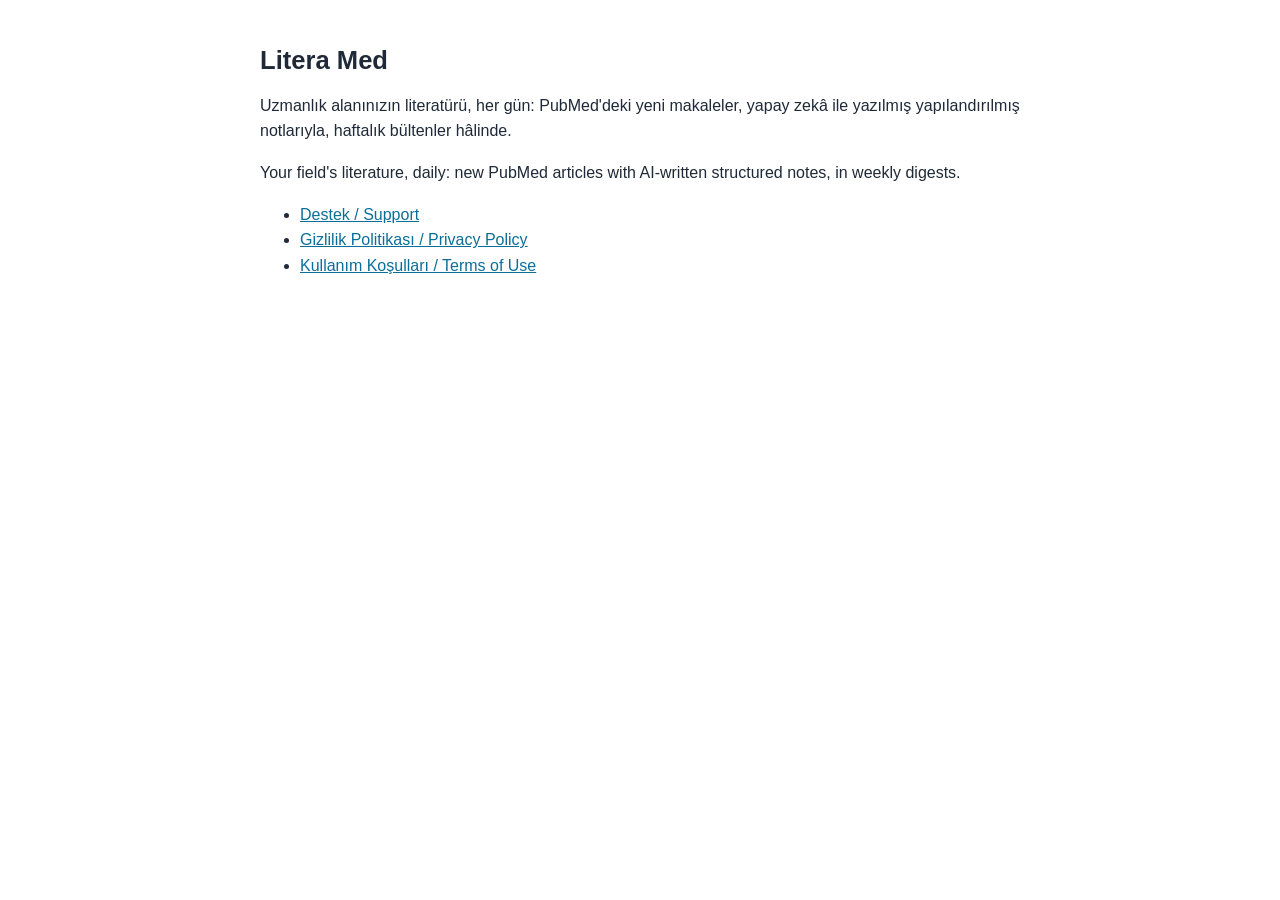
<file: index.html>
<!doctype html>
<html lang="tr">
<head>
<meta charset="utf-8">
<meta name="viewport" content="width=device-width, initial-scale=1">
<title>Litera Med</title>
<link rel="stylesheet" href="style.css">
</head>
<body>
<main>
<h1>Litera Med</h1>
<p>Uzmanlık alanınızın literatürü, her gün: PubMed'deki yeni makaleler, yapay zekâ ile yazılmış yapılandırılmış
notlarıyla, haftalık bültenler hâlinde.</p>
<p>Your field's literature, daily: new PubMed articles with AI-written structured notes, in weekly digests.</p>
<ul>
<li><a href="support.html">Destek / Support</a></li>
<li><a href="privacy.html">Gizlilik Politikası / Privacy Policy</a></li>
<li><a href="terms.html">Kullanım Koşulları / Terms of Use</a></li>
</ul>
</main>
</body>
</html>
</file>
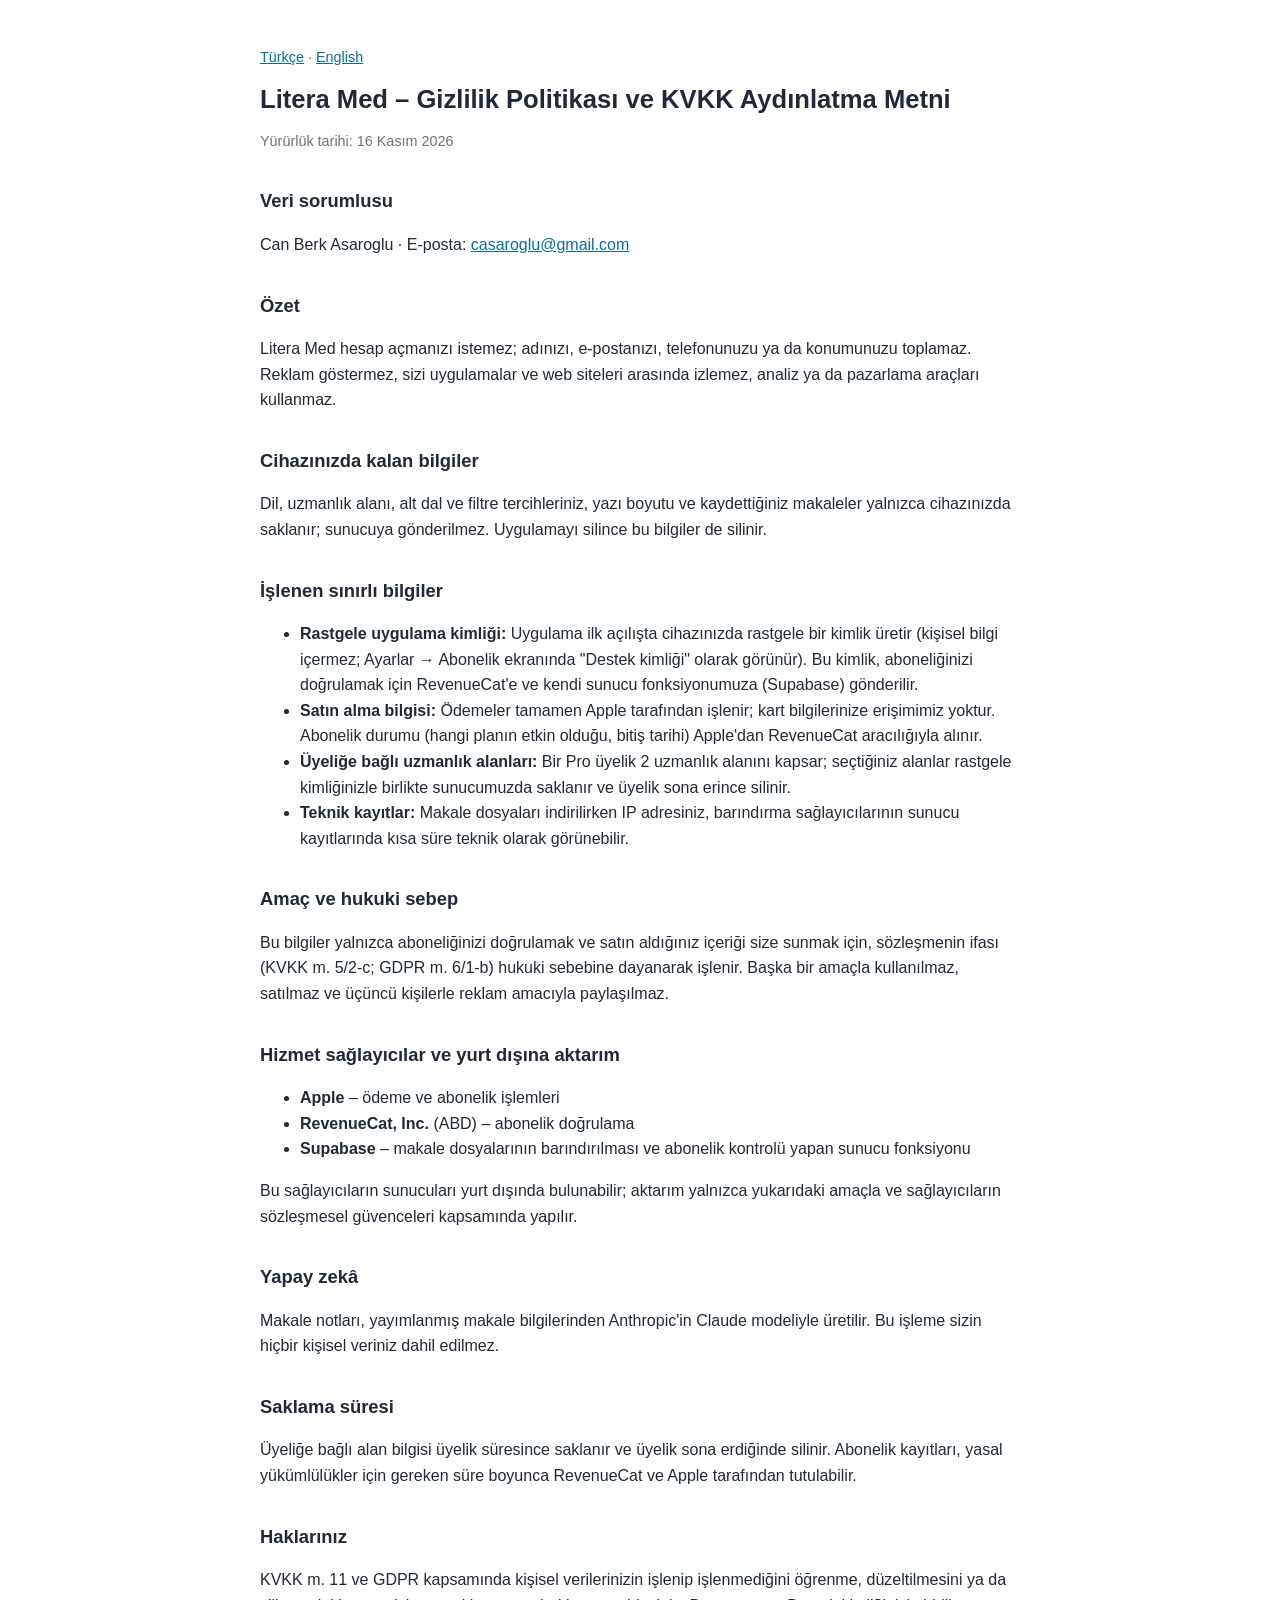
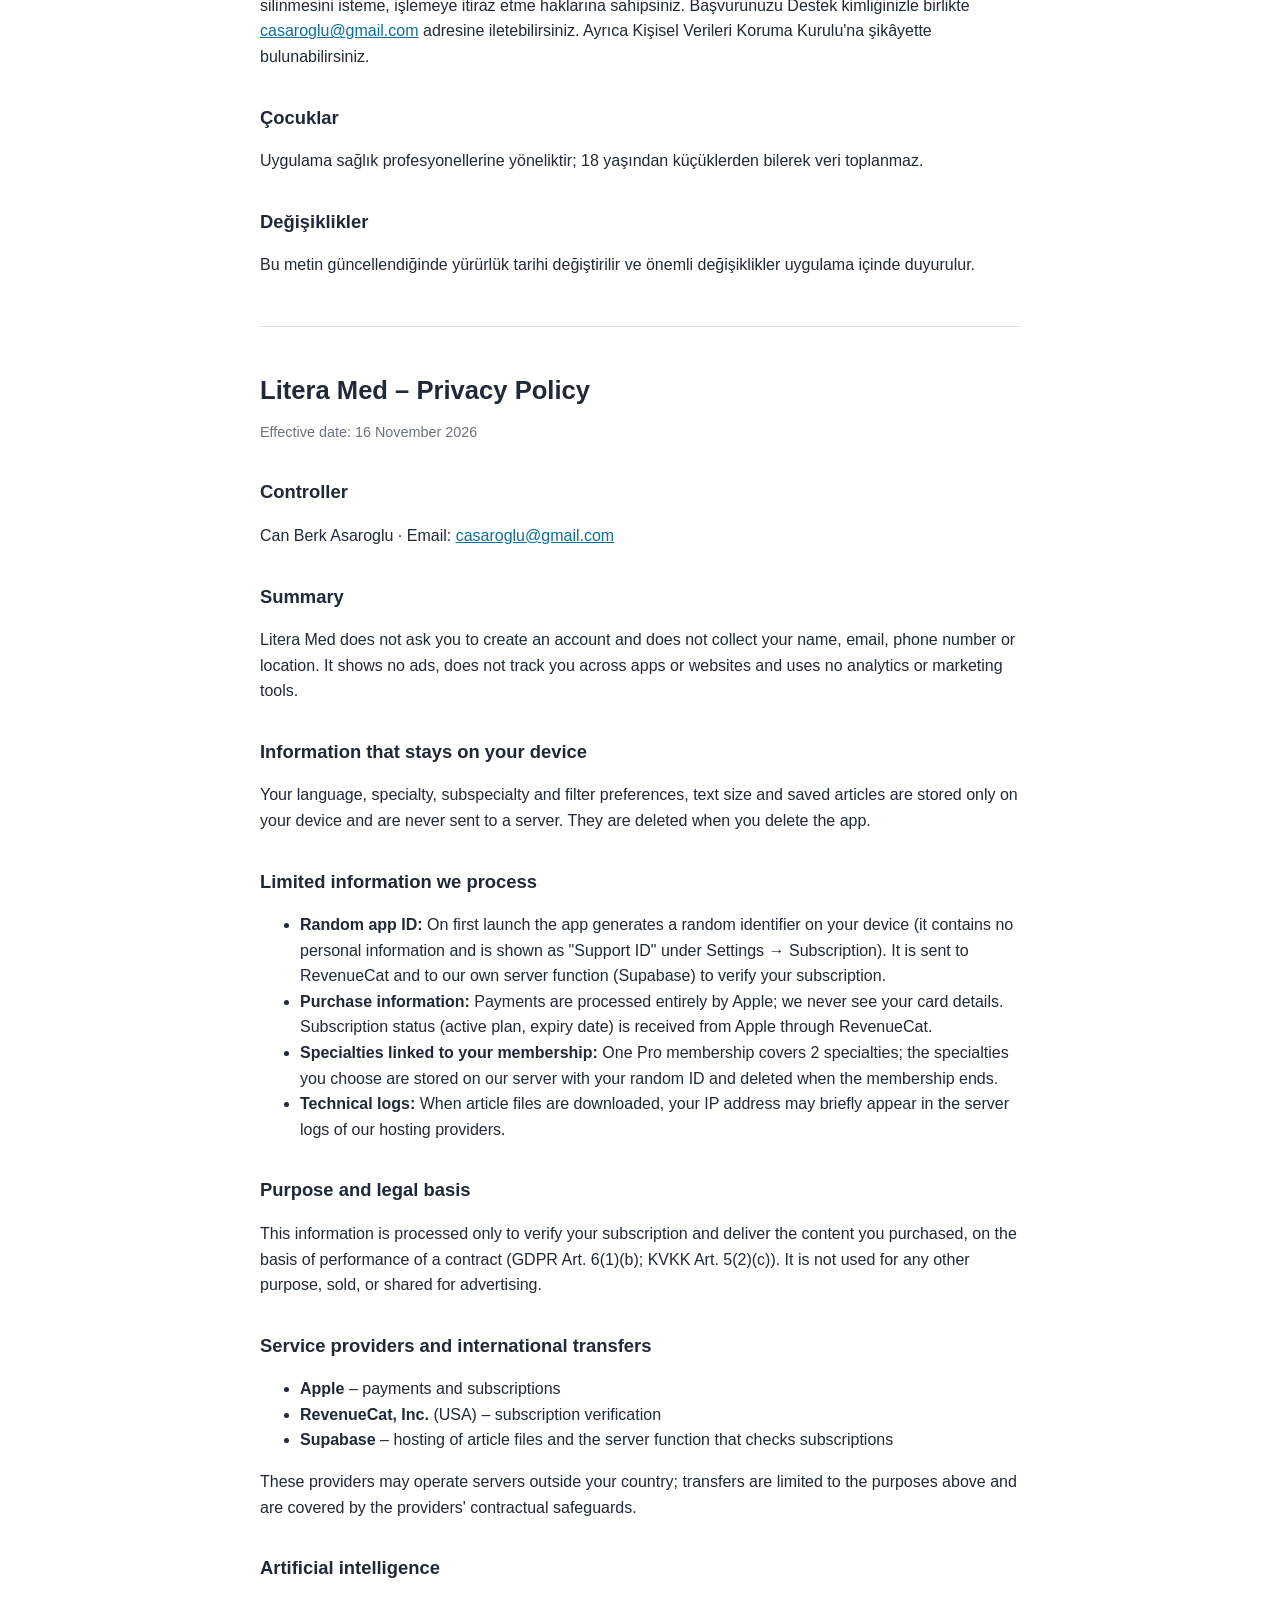
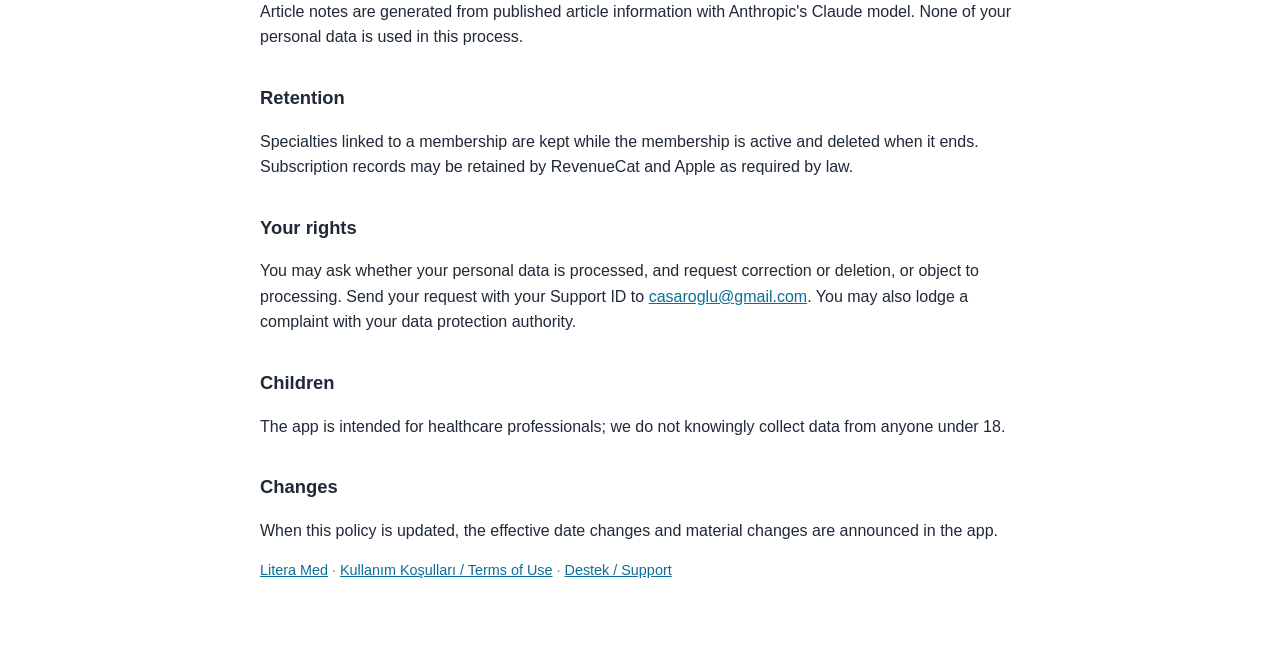
<file: privacy.html>
<!doctype html>
<html lang="tr">
<head>
<meta charset="utf-8">
<meta name="viewport" content="width=device-width, initial-scale=1">
<title>Litera Med – Gizlilik Politikası / Privacy Policy</title>
<link rel="stylesheet" href="style.css">
</head>
<body>
<main>
<p class="lang"><a href="#tr">Türkçe</a> · <a href="#en">English</a></p>

<section id="tr">
<h1>Litera Med – Gizlilik Politikası ve KVKK Aydınlatma Metni</h1>
<p class="meta">Yürürlük tarihi: 16 Kasım 2026</p>

<h2>Veri sorumlusu</h2>
<p>Can Berk Asaroglu · E-posta: <a href="mailto:casaroglu@gmail.com">casaroglu@gmail.com</a></p>

<h2>Özet</h2>
<p>Litera Med hesap açmanızı istemez; adınızı, e-postanızı, telefonunuzu ya da konumunuzu toplamaz. Reklam
göstermez, sizi uygulamalar ve web siteleri arasında izlemez, analiz ya da pazarlama araçları kullanmaz.</p>

<h2>Cihazınızda kalan bilgiler</h2>
<p>Dil, uzmanlık alanı, alt dal ve filtre tercihleriniz, yazı boyutu ve kaydettiğiniz makaleler yalnızca
cihazınızda saklanır; sunucuya gönderilmez. Uygulamayı silince bu bilgiler de silinir.</p>

<h2>İşlenen sınırlı bilgiler</h2>
<ul>
<li><b>Rastgele uygulama kimliği:</b> Uygulama ilk açılışta cihazınızda rastgele bir kimlik üretir (kişisel
bilgi içermez; Ayarlar → Abonelik ekranında "Destek kimliği" olarak görünür). Bu kimlik, aboneliğinizi
doğrulamak için RevenueCat'e ve kendi sunucu fonksiyonumuza (Supabase) gönderilir.</li>
<li><b>Satın alma bilgisi:</b> Ödemeler tamamen Apple tarafından işlenir; kart bilgilerinize erişimimiz yoktur.
Abonelik durumu (hangi planın etkin olduğu, bitiş tarihi) Apple'dan RevenueCat aracılığıyla alınır.</li>
<li><b>Üyeliğe bağlı uzmanlık alanları:</b> Bir Pro üyelik 2 uzmanlık alanını kapsar; seçtiğiniz alanlar
rastgele kimliğinizle birlikte sunucumuzda saklanır ve üyelik sona erince silinir.</li>
<li><b>Teknik kayıtlar:</b> Makale dosyaları indirilirken IP adresiniz, barındırma sağlayıcılarının sunucu
kayıtlarında kısa süre teknik olarak görünebilir.</li>
</ul>

<h2>Amaç ve hukuki sebep</h2>
<p>Bu bilgiler yalnızca aboneliğinizi doğrulamak ve satın aldığınız içeriği size sunmak için, sözleşmenin
ifası (KVKK m. 5/2-c; GDPR m. 6/1-b) hukuki sebebine dayanarak işlenir. Başka bir amaçla kullanılmaz,
satılmaz ve üçüncü kişilerle reklam amacıyla paylaşılmaz.</p>

<h2>Hizmet sağlayıcılar ve yurt dışına aktarım</h2>
<ul>
<li><b>Apple</b> – ödeme ve abonelik işlemleri</li>
<li><b>RevenueCat, Inc.</b> (ABD) – abonelik doğrulama</li>
<li><b>Supabase</b> – makale dosyalarının barındırılması ve abonelik kontrolü yapan sunucu fonksiyonu</li>
</ul>
<p>Bu sağlayıcıların sunucuları yurt dışında bulunabilir; aktarım yalnızca yukarıdaki amaçla ve
sağlayıcıların sözleşmesel güvenceleri kapsamında yapılır.</p>

<h2>Yapay zekâ</h2>
<p>Makale notları, yayımlanmış makale bilgilerinden Anthropic'in Claude modeliyle üretilir. Bu işleme sizin
hiçbir kişisel veriniz dahil edilmez.</p>

<h2>Saklama süresi</h2>
<p>Üyeliğe bağlı alan bilgisi üyelik süresince saklanır ve üyelik sona erdiğinde silinir. Abonelik
kayıtları, yasal yükümlülükler için gereken süre boyunca RevenueCat ve Apple tarafından tutulabilir.</p>

<h2>Haklarınız</h2>
<p>KVKK m. 11 ve GDPR kapsamında kişisel verilerinizin işlenip işlenmediğini öğrenme, düzeltilmesini ya da
silinmesini isteme, işlemeye itiraz etme haklarına sahipsiniz. Başvurunuzu Destek kimliğinizle birlikte
<a href="mailto:casaroglu@gmail.com">casaroglu@gmail.com</a> adresine iletebilirsiniz. Ayrıca Kişisel Verileri
Koruma Kurulu'na şikâyette bulunabilirsiniz.</p>

<h2>Çocuklar</h2>
<p>Uygulama sağlık profesyonellerine yöneliktir; 18 yaşından küçüklerden bilerek veri toplanmaz.</p>

<h2>Değişiklikler</h2>
<p>Bu metin güncellendiğinde yürürlük tarihi değiştirilir ve önemli değişiklikler uygulama içinde duyurulur.</p>
</section>

<hr>

<section id="en">
<h1>Litera Med – Privacy Policy</h1>
<p class="meta">Effective date: 16 November 2026</p>

<h2>Controller</h2>
<p>Can Berk Asaroglu · Email: <a href="mailto:casaroglu@gmail.com">casaroglu@gmail.com</a></p>

<h2>Summary</h2>
<p>Litera Med does not ask you to create an account and does not collect your name, email, phone number or
location. It shows no ads, does not track you across apps or websites and uses no analytics or marketing
tools.</p>

<h2>Information that stays on your device</h2>
<p>Your language, specialty, subspecialty and filter preferences, text size and saved articles are stored only
on your device and are never sent to a server. They are deleted when you delete the app.</p>

<h2>Limited information we process</h2>
<ul>
<li><b>Random app ID:</b> On first launch the app generates a random identifier on your device (it contains no
personal information and is shown as "Support ID" under Settings → Subscription). It is sent to RevenueCat and
to our own server function (Supabase) to verify your subscription.</li>
<li><b>Purchase information:</b> Payments are processed entirely by Apple; we never see your card details.
Subscription status (active plan, expiry date) is received from Apple through RevenueCat.</li>
<li><b>Specialties linked to your membership:</b> One Pro membership covers 2 specialties; the specialties you
choose are stored on our server with your random ID and deleted when the membership ends.</li>
<li><b>Technical logs:</b> When article files are downloaded, your IP address may briefly appear in the server
logs of our hosting providers.</li>
</ul>

<h2>Purpose and legal basis</h2>
<p>This information is processed only to verify your subscription and deliver the content you purchased, on the
basis of performance of a contract (GDPR Art. 6(1)(b); KVKK Art. 5(2)(c)). It is not used for any other purpose,
sold, or shared for advertising.</p>

<h2>Service providers and international transfers</h2>
<ul>
<li><b>Apple</b> – payments and subscriptions</li>
<li><b>RevenueCat, Inc.</b> (USA) – subscription verification</li>
<li><b>Supabase</b> – hosting of article files and the server function that checks subscriptions</li>
</ul>
<p>These providers may operate servers outside your country; transfers are limited to the purposes above and are
covered by the providers' contractual safeguards.</p>

<h2>Artificial intelligence</h2>
<p>Article notes are generated from published article information with Anthropic's Claude model. None of your
personal data is used in this process.</p>

<h2>Retention</h2>
<p>Specialties linked to a membership are kept while the membership is active and deleted when it ends.
Subscription records may be retained by RevenueCat and Apple as required by law.</p>

<h2>Your rights</h2>
<p>You may ask whether your personal data is processed, and request correction or deletion, or object to
processing. Send your request with your Support ID to <a href="mailto:casaroglu@gmail.com">casaroglu@gmail.com</a>.
You may also lodge a complaint with your data protection authority.</p>

<h2>Children</h2>
<p>The app is intended for healthcare professionals; we do not knowingly collect data from anyone under 18.</p>

<h2>Changes</h2>
<p>When this policy is updated, the effective date changes and material changes are announced in the app.</p>
</section>
<p class="foot"><a href="index.html">Litera Med</a> · <a href="terms.html">Kullanım Koşulları / Terms of Use</a> · <a href="support.html">Destek / Support</a></p>
</main>
</body>
</html>
</file>
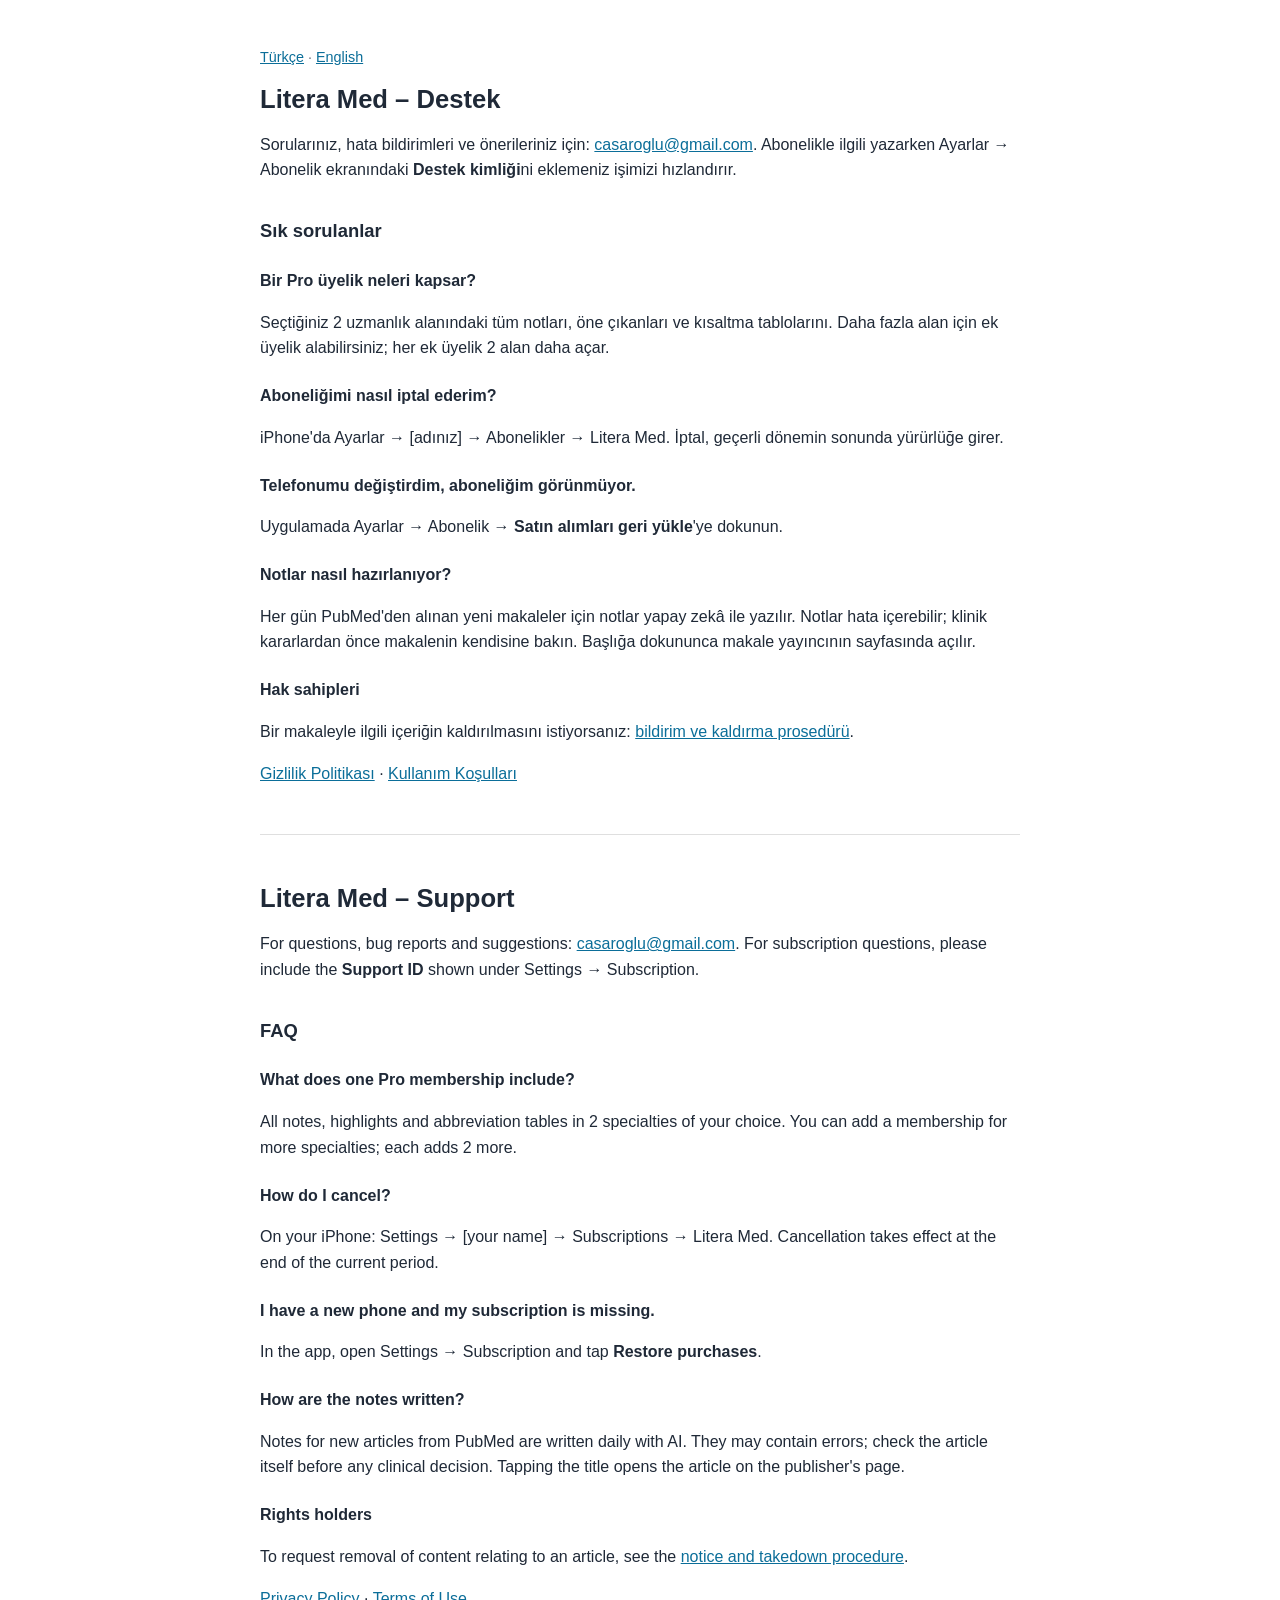
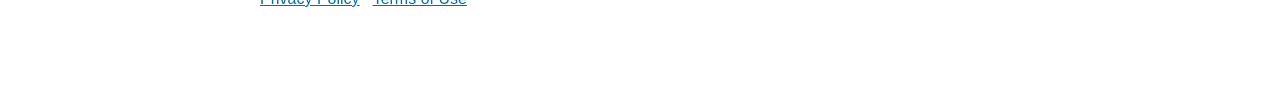
<file: support.html>
<!doctype html>
<html lang="tr">
<head>
<meta charset="utf-8">
<meta name="viewport" content="width=device-width, initial-scale=1">
<title>Litera Med – Destek / Support</title>
<link rel="stylesheet" href="style.css">
</head>
<body>
<main>
<p class="lang"><a href="#tr">Türkçe</a> · <a href="#en">English</a></p>

<section id="tr">
<h1>Litera Med – Destek</h1>
<p>Sorularınız, hata bildirimleri ve önerileriniz için: <a href="mailto:casaroglu@gmail.com">casaroglu@gmail.com</a>.
Abonelikle ilgili yazarken Ayarlar → Abonelik ekranındaki <b>Destek kimliği</b>ni eklemeniz işimizi hızlandırır.</p>

<h2>Sık sorulanlar</h2>
<h3>Bir Pro üyelik neleri kapsar?</h3>
<p>Seçtiğiniz 2 uzmanlık alanındaki tüm notları, öne çıkanları ve kısaltma tablolarını. Daha fazla alan için ek
üyelik alabilirsiniz; her ek üyelik 2 alan daha açar.</p>
<h3>Aboneliğimi nasıl iptal ederim?</h3>
<p>iPhone'da Ayarlar → [adınız] → Abonelikler → Litera Med. İptal, geçerli dönemin sonunda yürürlüğe girer.</p>
<h3>Telefonumu değiştirdim, aboneliğim görünmüyor.</h3>
<p>Uygulamada Ayarlar → Abonelik → <b>Satın alımları geri yükle</b>'ye dokunun.</p>
<h3>Notlar nasıl hazırlanıyor?</h3>
<p>Her gün PubMed'den alınan yeni makaleler için notlar yapay zekâ ile yazılır. Notlar hata içerebilir; klinik
kararlardan önce makalenin kendisine bakın. Başlığa dokununca makale yayıncının sayfasında açılır.</p>
<h3>Hak sahipleri</h3>
<p>Bir makaleyle ilgili içeriğin kaldırılmasını istiyorsanız: <a href="terms.html#rights-tr">bildirim ve kaldırma
prosedürü</a>.</p>
<p><a href="privacy.html">Gizlilik Politikası</a> · <a href="terms.html">Kullanım Koşulları</a></p>
</section>

<hr>

<section id="en">
<h1>Litera Med – Support</h1>
<p>For questions, bug reports and suggestions: <a href="mailto:casaroglu@gmail.com">casaroglu@gmail.com</a>.
For subscription questions, please include the <b>Support ID</b> shown under Settings → Subscription.</p>

<h2>FAQ</h2>
<h3>What does one Pro membership include?</h3>
<p>All notes, highlights and abbreviation tables in 2 specialties of your choice. You can add a membership for more
specialties; each adds 2 more.</p>
<h3>How do I cancel?</h3>
<p>On your iPhone: Settings → [your name] → Subscriptions → Litera Med. Cancellation takes effect at the end of the
current period.</p>
<h3>I have a new phone and my subscription is missing.</h3>
<p>In the app, open Settings → Subscription and tap <b>Restore purchases</b>.</p>
<h3>How are the notes written?</h3>
<p>Notes for new articles from PubMed are written daily with AI. They may contain errors; check the article itself
before any clinical decision. Tapping the title opens the article on the publisher's page.</p>
<h3>Rights holders</h3>
<p>To request removal of content relating to an article, see the <a href="terms.html#rights-en">notice and takedown
procedure</a>.</p>
<p><a href="privacy.html">Privacy Policy</a> · <a href="terms.html">Terms of Use</a></p>
</section>
</main>
</body>
</html>
</file>
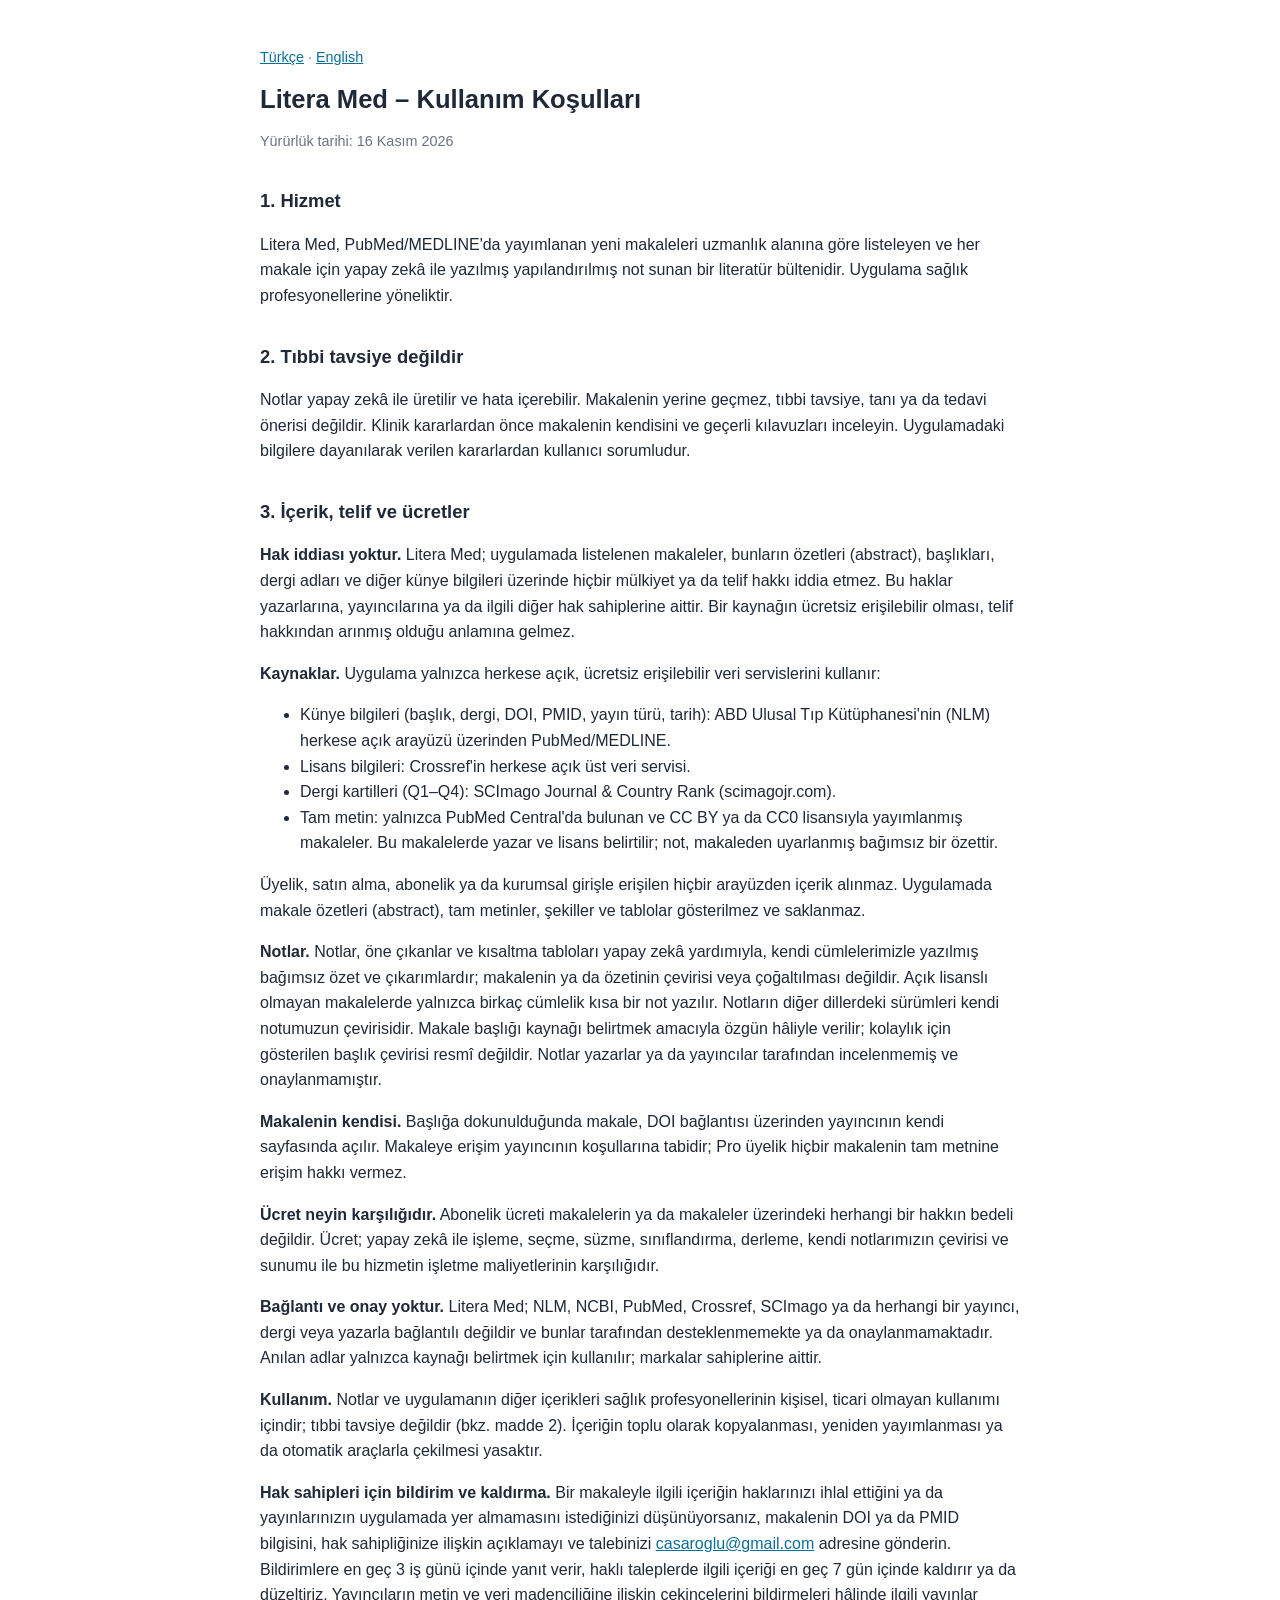
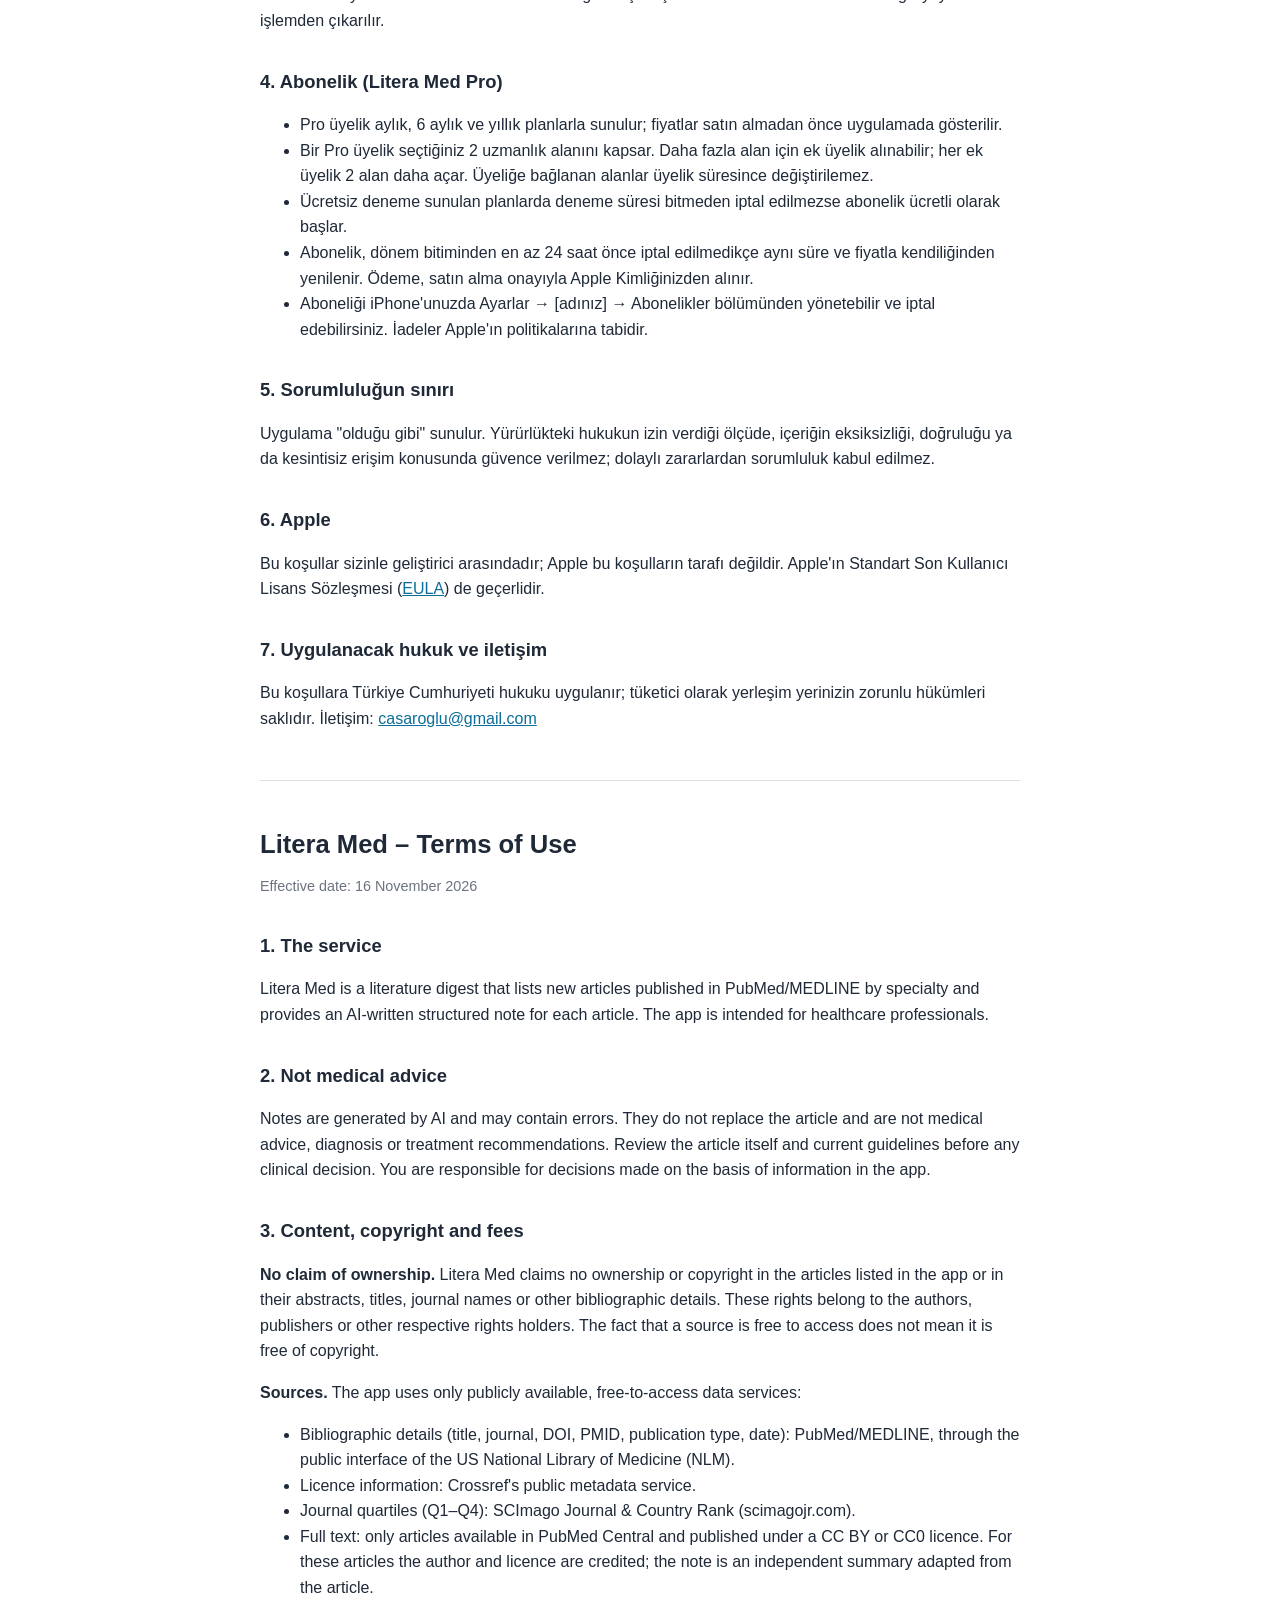
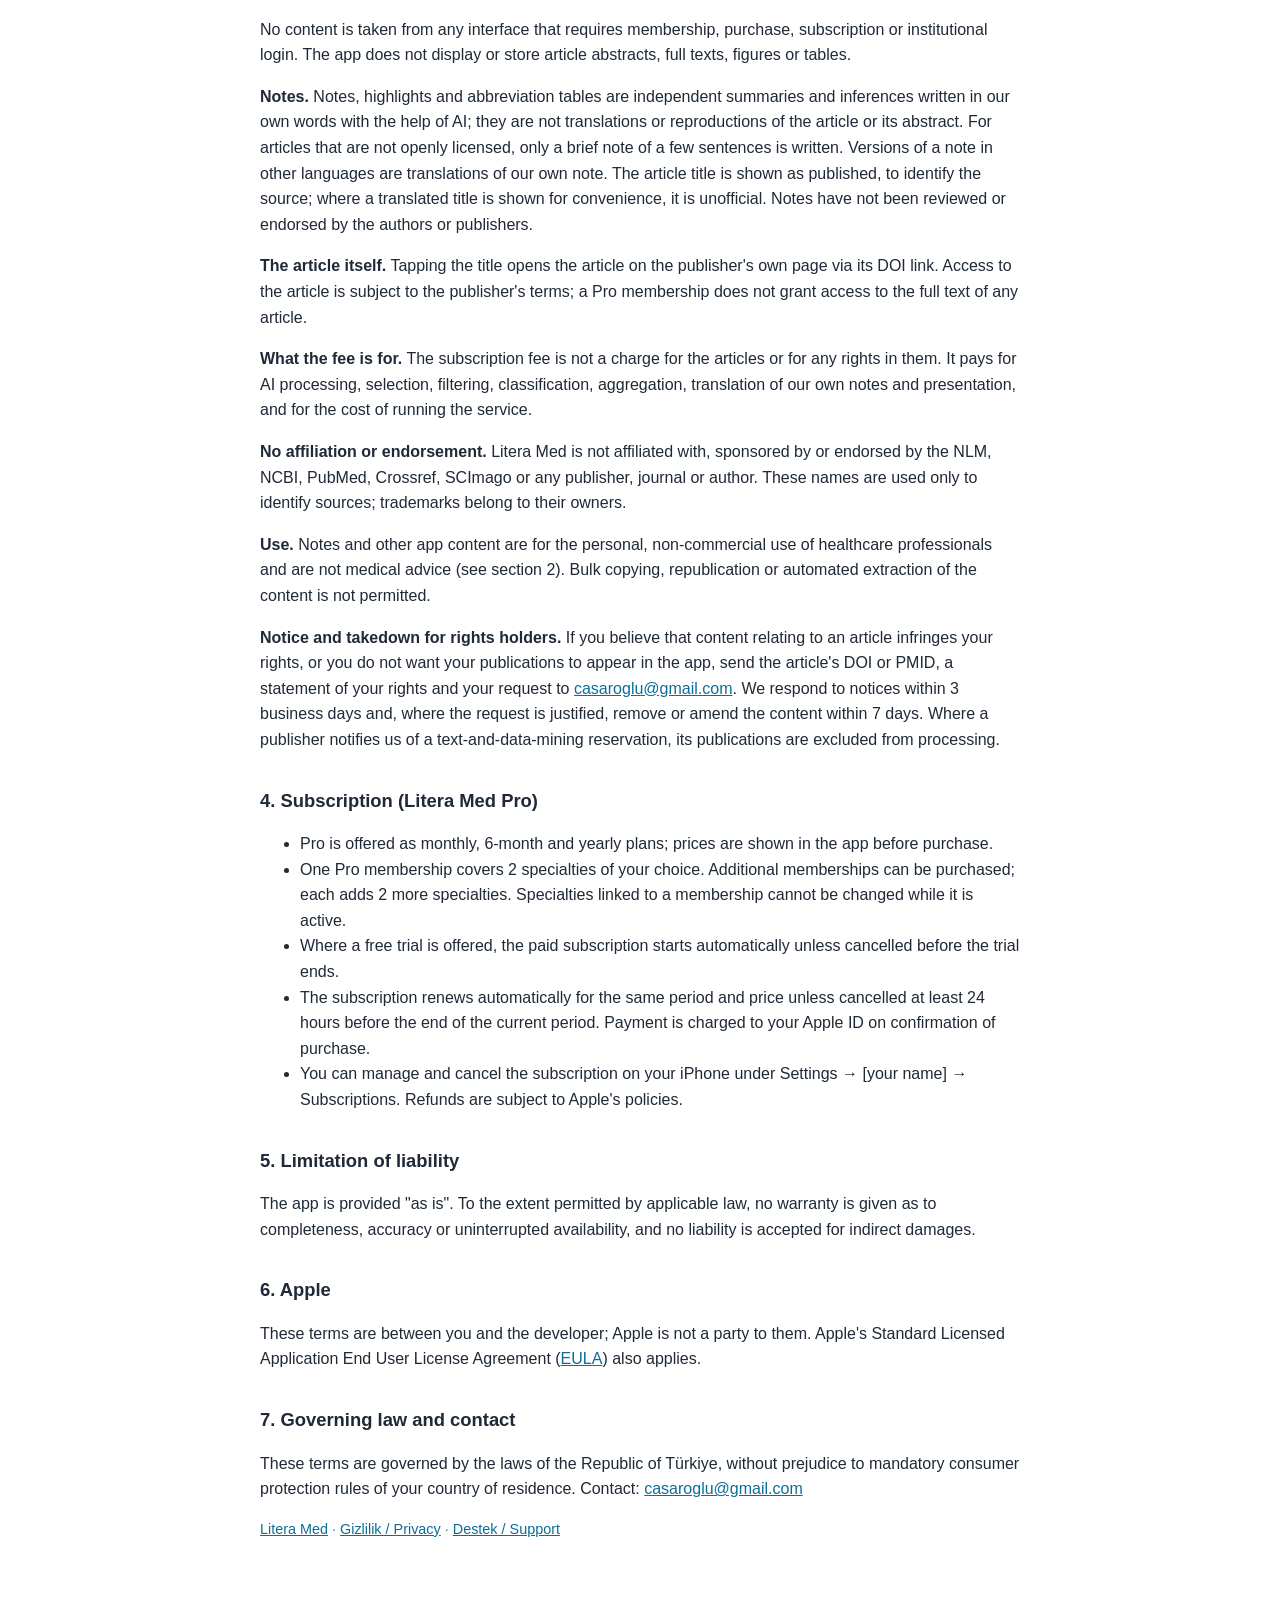
<file: terms.html>
<!doctype html>
<html lang="tr">
<head>
<meta charset="utf-8">
<meta name="viewport" content="width=device-width, initial-scale=1">
<title>Litera Med – Kullanım Koşulları / Terms of Use</title>
<link rel="stylesheet" href="style.css">
</head>
<body>
<main>
<p class="lang"><a href="#tr">Türkçe</a> · <a href="#en">English</a></p>

<section id="tr">
<h1>Litera Med – Kullanım Koşulları</h1>
<p class="meta">Yürürlük tarihi: 16 Kasım 2026</p>

<h2>1. Hizmet</h2>
<p>Litera Med, PubMed/MEDLINE'da yayımlanan yeni makaleleri uzmanlık alanına göre listeleyen ve her makale için
yapay zekâ ile yazılmış yapılandırılmış not sunan bir literatür bültenidir. Uygulama sağlık profesyonellerine
yöneliktir.</p>

<h2>2. Tıbbi tavsiye değildir</h2>
<p>Notlar yapay zekâ ile üretilir ve hata içerebilir. Makalenin yerine geçmez, tıbbi tavsiye, tanı ya da tedavi
önerisi değildir. Klinik kararlardan önce makalenin kendisini ve geçerli kılavuzları inceleyin. Uygulamadaki
bilgilere dayanılarak verilen kararlardan kullanıcı sorumludur.</p>

<h2>3. İçerik, telif ve ücretler</h2>
<p><b>Hak iddiası yoktur.</b> Litera Med; uygulamada listelenen makaleler, bunların özetleri (abstract), başlıkları,
dergi adları ve diğer künye bilgileri üzerinde hiçbir mülkiyet ya da telif hakkı iddia etmez. Bu haklar
yazarlarına, yayıncılarına ya da ilgili diğer hak sahiplerine aittir. Bir kaynağın ücretsiz erişilebilir olması,
telif hakkından arınmış olduğu anlamına gelmez.</p>
<p><b>Kaynaklar.</b> Uygulama yalnızca herkese açık, ücretsiz erişilebilir veri servislerini kullanır:</p>
<ul>
<li>Künye bilgileri (başlık, dergi, DOI, PMID, yayın türü, tarih): ABD Ulusal Tıp Kütüphanesi'nin (NLM) herkese
açık arayüzü üzerinden PubMed/MEDLINE.</li>
<li>Lisans bilgileri: Crossref'in herkese açık üst veri servisi.</li>
<li>Dergi kartilleri (Q1–Q4): SCImago Journal &amp; Country Rank (scimagojr.com).</li>
<li>Tam metin: yalnızca PubMed Central'da bulunan ve CC BY ya da CC0 lisansıyla yayımlanmış makaleler. Bu
makalelerde yazar ve lisans belirtilir; not, makaleden uyarlanmış bağımsız bir özettir.</li>
</ul>
<p>Üyelik, satın alma, abonelik ya da kurumsal girişle erişilen hiçbir arayüzden içerik alınmaz. Uygulamada makale
özetleri (abstract), tam metinler, şekiller ve tablolar gösterilmez ve saklanmaz.</p>
<p><b>Notlar.</b> Notlar, öne çıkanlar ve kısaltma tabloları yapay zekâ yardımıyla, kendi cümlelerimizle yazılmış
bağımsız özet ve çıkarımlardır; makalenin ya da özetinin çevirisi veya çoğaltılması değildir. Açık lisanslı
olmayan makalelerde yalnızca birkaç cümlelik kısa bir not yazılır. Notların diğer dillerdeki sürümleri kendi
notumuzun çevirisidir. Makale başlığı kaynağı belirtmek amacıyla özgün hâliyle verilir; kolaylık için gösterilen
başlık çevirisi resmî değildir. Notlar yazarlar ya da yayıncılar tarafından incelenmemiş ve onaylanmamıştır.</p>
<p><b>Makalenin kendisi.</b> Başlığa dokunulduğunda makale, DOI bağlantısı üzerinden yayıncının kendi sayfasında
açılır. Makaleye erişim yayıncının koşullarına tabidir; Pro üyelik hiçbir makalenin tam metnine erişim hakkı
vermez.</p>
<p><b>Ücret neyin karşılığıdır.</b> Abonelik ücreti makalelerin ya da makaleler üzerindeki herhangi bir hakkın
bedeli değildir. Ücret; yapay zekâ ile işleme, seçme, süzme, sınıflandırma, derleme, kendi notlarımızın çevirisi
ve sunumu ile bu hizmetin işletme maliyetlerinin karşılığıdır.</p>
<p><b>Bağlantı ve onay yoktur.</b> Litera Med; NLM, NCBI, PubMed, Crossref, SCImago ya da herhangi bir yayıncı,
dergi veya yazarla bağlantılı değildir ve bunlar tarafından desteklenmemekte ya da onaylanmamaktadır. Anılan
adlar yalnızca kaynağı belirtmek için kullanılır; markalar sahiplerine aittir.</p>
<p><b>Kullanım.</b> Notlar ve uygulamanın diğer içerikleri sağlık profesyonellerinin kişisel, ticari olmayan
kullanımı içindir; tıbbi tavsiye değildir (bkz. madde 2). İçeriğin toplu olarak kopyalanması, yeniden
yayımlanması ya da otomatik araçlarla çekilmesi yasaktır.</p>
<p id="rights-tr"><b>Hak sahipleri için bildirim ve kaldırma.</b> Bir makaleyle ilgili içeriğin haklarınızı ihlal ettiğini
ya da yayınlarınızın uygulamada yer almamasını istediğinizi düşünüyorsanız, makalenin DOI ya da PMID bilgisini,
hak sahipliğinize ilişkin açıklamayı ve talebinizi
<a href="mailto:casaroglu@gmail.com">casaroglu@gmail.com</a> adresine gönderin. Bildirimlere en geç 3 iş günü
içinde yanıt verir, haklı taleplerde ilgili içeriği en geç 7 gün içinde kaldırır ya da düzeltiriz. Yayıncıların
metin ve veri madenciliğine ilişkin çekincelerini bildirmeleri hâlinde ilgili yayınlar işlemden çıkarılır.</p>

<h2>4. Abonelik (Litera Med Pro)</h2>
<ul>
<li>Pro üyelik aylık, 6 aylık ve yıllık planlarla sunulur; fiyatlar satın almadan önce uygulamada gösterilir.</li>
<li>Bir Pro üyelik seçtiğiniz 2 uzmanlık alanını kapsar. Daha fazla alan için ek üyelik alınabilir; her ek
üyelik 2 alan daha açar. Üyeliğe bağlanan alanlar üyelik süresince değiştirilemez.</li>
<li>Ücretsiz deneme sunulan planlarda deneme süresi bitmeden iptal edilmezse abonelik ücretli olarak başlar.</li>
<li>Abonelik, dönem bitiminden en az 24 saat önce iptal edilmedikçe aynı süre ve fiyatla kendiliğinden yenilenir.
Ödeme, satın alma onayıyla Apple Kimliğinizden alınır.</li>
<li>Aboneliği iPhone'unuzda Ayarlar → [adınız] → Abonelikler bölümünden yönetebilir ve iptal edebilirsiniz.
İadeler Apple'ın politikalarına tabidir.</li>
</ul>

<h2>5. Sorumluluğun sınırı</h2>
<p>Uygulama "olduğu gibi" sunulur. Yürürlükteki hukukun izin verdiği ölçüde, içeriğin eksiksizliği, doğruluğu ya da
kesintisiz erişim konusunda güvence verilmez; dolaylı zararlardan sorumluluk kabul edilmez.</p>

<h2>6. Apple</h2>
<p>Bu koşullar sizinle geliştirici arasındadır; Apple bu koşulların tarafı değildir. Apple'ın Standart Son Kullanıcı
Lisans Sözleşmesi (<a href="https://www.apple.com/legal/internet-services/itunes/dev/stdeula/">EULA</a>) de geçerlidir.</p>

<h2>7. Uygulanacak hukuk ve iletişim</h2>
<p>Bu koşullara Türkiye Cumhuriyeti hukuku uygulanır; tüketici olarak yerleşim yerinizin zorunlu hükümleri saklıdır.
İletişim: <a href="mailto:casaroglu@gmail.com">casaroglu@gmail.com</a></p>
</section>

<hr>

<section id="en">
<h1>Litera Med – Terms of Use</h1>
<p class="meta">Effective date: 16 November 2026</p>

<h2>1. The service</h2>
<p>Litera Med is a literature digest that lists new articles published in PubMed/MEDLINE by specialty and provides
an AI-written structured note for each article. The app is intended for healthcare professionals.</p>

<h2>2. Not medical advice</h2>
<p>Notes are generated by AI and may contain errors. They do not replace the article and are not medical advice,
diagnosis or treatment recommendations. Review the article itself and current guidelines before any clinical
decision. You are responsible for decisions made on the basis of information in the app.</p>

<h2>3. Content, copyright and fees</h2>
<p><b>No claim of ownership.</b> Litera Med claims no ownership or copyright in the articles listed in the app or
in their abstracts, titles, journal names or other bibliographic details. These rights belong to the authors,
publishers or other respective rights holders. The fact that a source is free to access does not mean it is free
of copyright.</p>
<p><b>Sources.</b> The app uses only publicly available, free-to-access data services:</p>
<ul>
<li>Bibliographic details (title, journal, DOI, PMID, publication type, date): PubMed/MEDLINE, through the public
interface of the US National Library of Medicine (NLM).</li>
<li>Licence information: Crossref's public metadata service.</li>
<li>Journal quartiles (Q1–Q4): SCImago Journal &amp; Country Rank (scimagojr.com).</li>
<li>Full text: only articles available in PubMed Central and published under a CC BY or CC0 licence. For these
articles the author and licence are credited; the note is an independent summary adapted from the article.</li>
</ul>
<p>No content is taken from any interface that requires membership, purchase, subscription or institutional login.
The app does not display or store article abstracts, full texts, figures or tables.</p>
<p><b>Notes.</b> Notes, highlights and abbreviation tables are independent summaries and inferences written in
our own words with the help of AI; they are not translations or reproductions of the article or its abstract. For
articles that are not openly licensed, only a brief note of a few sentences is written. Versions of a note in
other languages are translations of our own note. The article title is shown as published, to identify the
source; where a translated title is shown for convenience, it is unofficial. Notes have not been reviewed or
endorsed by the authors or publishers.</p>
<p><b>The article itself.</b> Tapping the title opens the article on the publisher's own page via its DOI link.
Access to the article is subject to the publisher's terms; a Pro membership does not grant access to the full
text of any article.</p>
<p><b>What the fee is for.</b> The subscription fee is not a charge for the articles or for any rights in them.
It pays for AI processing, selection, filtering, classification, aggregation, translation of our own notes and
presentation, and for the cost of running the service.</p>
<p><b>No affiliation or endorsement.</b> Litera Med is not affiliated with, sponsored by or endorsed by the NLM,
NCBI, PubMed, Crossref, SCImago or any publisher, journal or author. These names are used only to identify
sources; trademarks belong to their owners.</p>
<p><b>Use.</b> Notes and other app content are for the personal, non-commercial use of healthcare professionals
and are not medical advice (see section 2). Bulk copying, republication or automated extraction of the content is
not permitted.</p>
<p id="rights-en"><b>Notice and takedown for rights holders.</b> If you believe that content relating to an article
infringes your rights, or you do not want your publications to appear in the app, send the article's DOI or PMID,
a statement of your rights and your request to <a href="mailto:casaroglu@gmail.com">casaroglu@gmail.com</a>. We
respond to notices within 3 business days and, where the request is justified, remove or amend the content within
7 days. Where a publisher notifies us of a text-and-data-mining reservation, its publications are excluded from
processing.</p>

<h2>4. Subscription (Litera Med Pro)</h2>
<ul>
<li>Pro is offered as monthly, 6-month and yearly plans; prices are shown in the app before purchase.</li>
<li>One Pro membership covers 2 specialties of your choice. Additional memberships can be purchased; each adds
2 more specialties. Specialties linked to a membership cannot be changed while it is active.</li>
<li>Where a free trial is offered, the paid subscription starts automatically unless cancelled before the trial
ends.</li>
<li>The subscription renews automatically for the same period and price unless cancelled at least 24 hours before
the end of the current period. Payment is charged to your Apple ID on confirmation of purchase.</li>
<li>You can manage and cancel the subscription on your iPhone under Settings → [your name] → Subscriptions.
Refunds are subject to Apple's policies.</li>
</ul>

<h2>5. Limitation of liability</h2>
<p>The app is provided "as is". To the extent permitted by applicable law, no warranty is given as to completeness,
accuracy or uninterrupted availability, and no liability is accepted for indirect damages.</p>

<h2>6. Apple</h2>
<p>These terms are between you and the developer; Apple is not a party to them. Apple's Standard Licensed
Application End User License Agreement (<a href="https://www.apple.com/legal/internet-services/itunes/dev/stdeula/">EULA</a>)
also applies.</p>

<h2>7. Governing law and contact</h2>
<p>These terms are governed by the laws of the Republic of Türkiye, without prejudice to mandatory consumer
protection rules of your country of residence. Contact: <a href="mailto:casaroglu@gmail.com">casaroglu@gmail.com</a></p>
</section>
<p class="foot"><a href="index.html">Litera Med</a> · <a href="privacy.html">Gizlilik / Privacy</a> · <a href="support.html">Destek / Support</a></p>
</main>
</body>
</html>
</file>
<file: style.css>
:root { color-scheme: light dark; --fg: #1f2937; --muted: #6b7280; --bg: #ffffff; --link: #0b6e99; }
@media (prefers-color-scheme: dark) { :root { --fg: #e5e7eb; --muted: #9ca3af; --bg: #0b1220; --link: #5cc2ea; } }
body { margin: 0; background: var(--bg); color: var(--fg); font: 16px/1.6 -apple-system, BlinkMacSystemFont, "Segoe UI", Roboto, sans-serif; }
main { max-width: 760px; margin: 0 auto; padding: 32px 16px 64px; }
h1 { font-size: 1.6rem; line-height: 1.25; margin: 0.5em 0; }
h2 { font-size: 1.15rem; margin-top: 1.8em; }
h3 { font-size: 1rem; margin-top: 1.4em; }
a { color: var(--link); }
.meta, .foot, .lang { color: var(--muted); font-size: 0.9rem; }
hr { border: none; border-top: 1px solid #8884; margin: 48px 0; }
</file>
